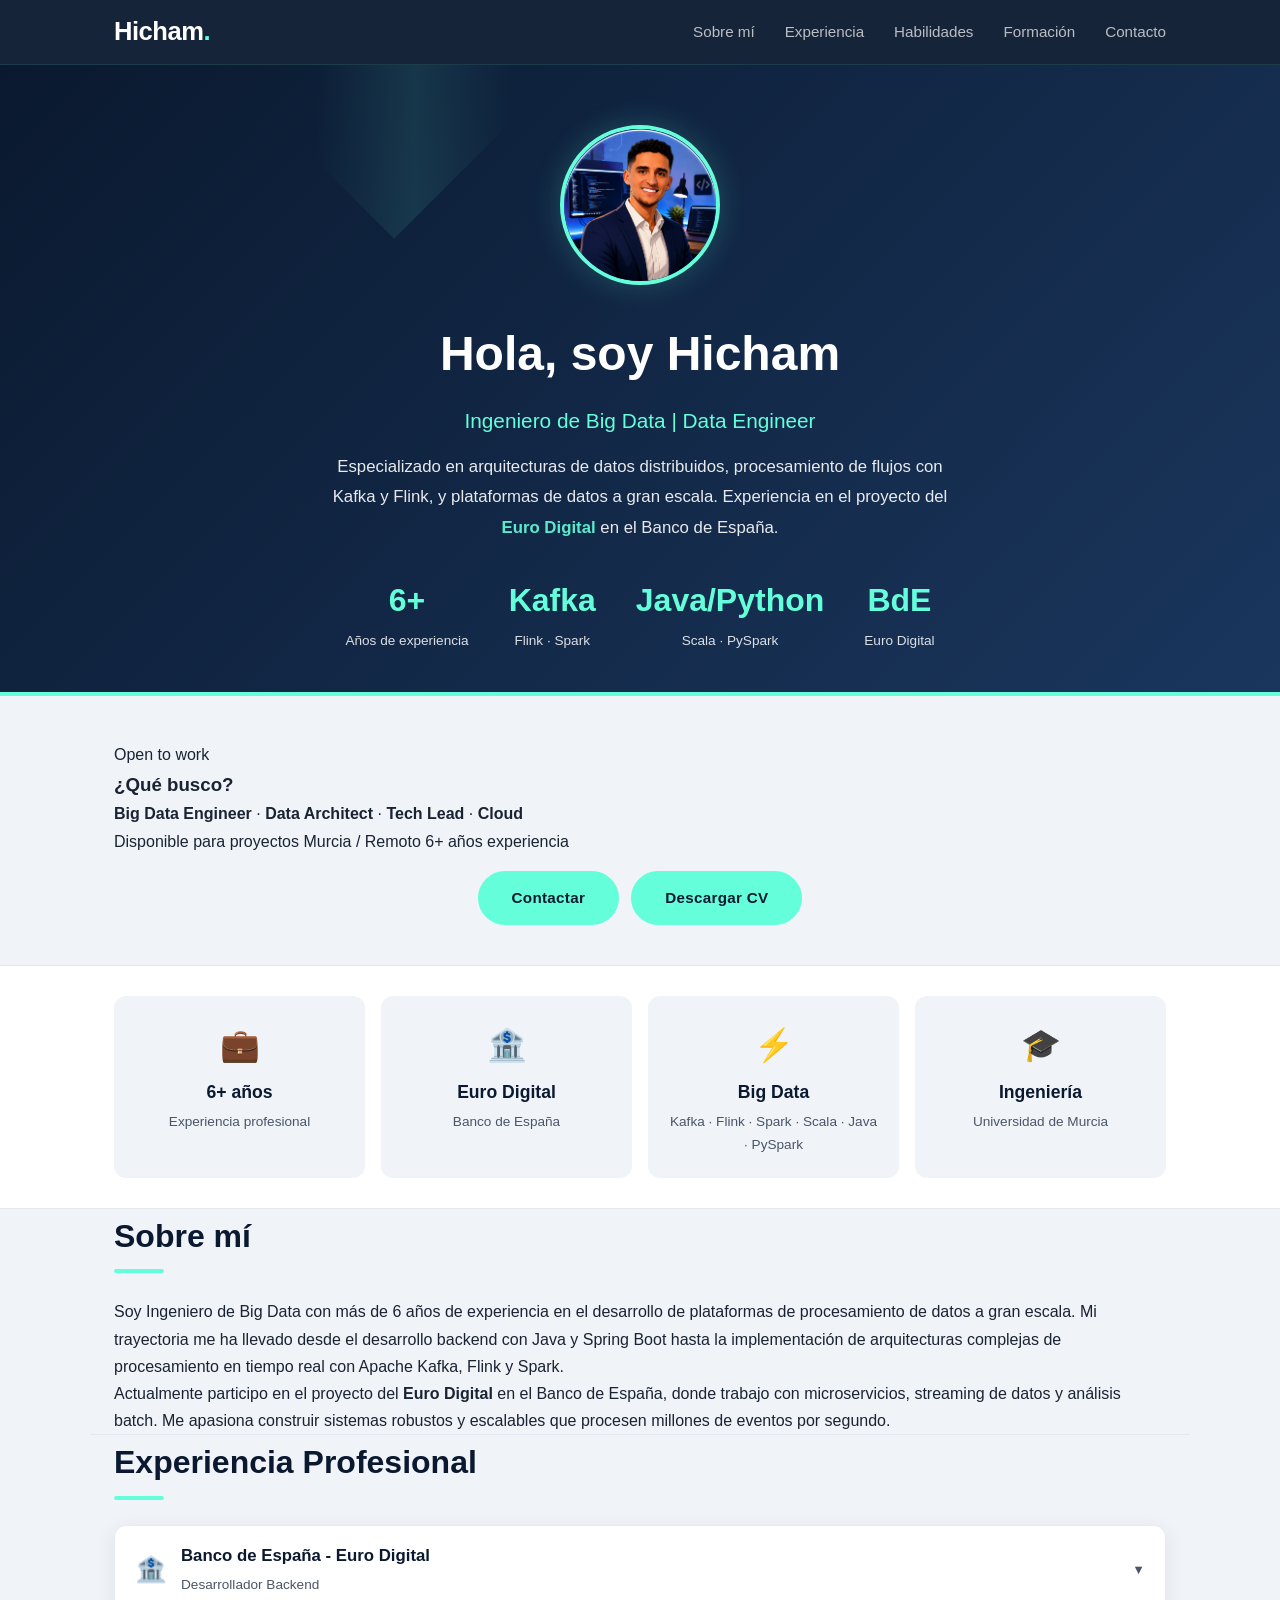
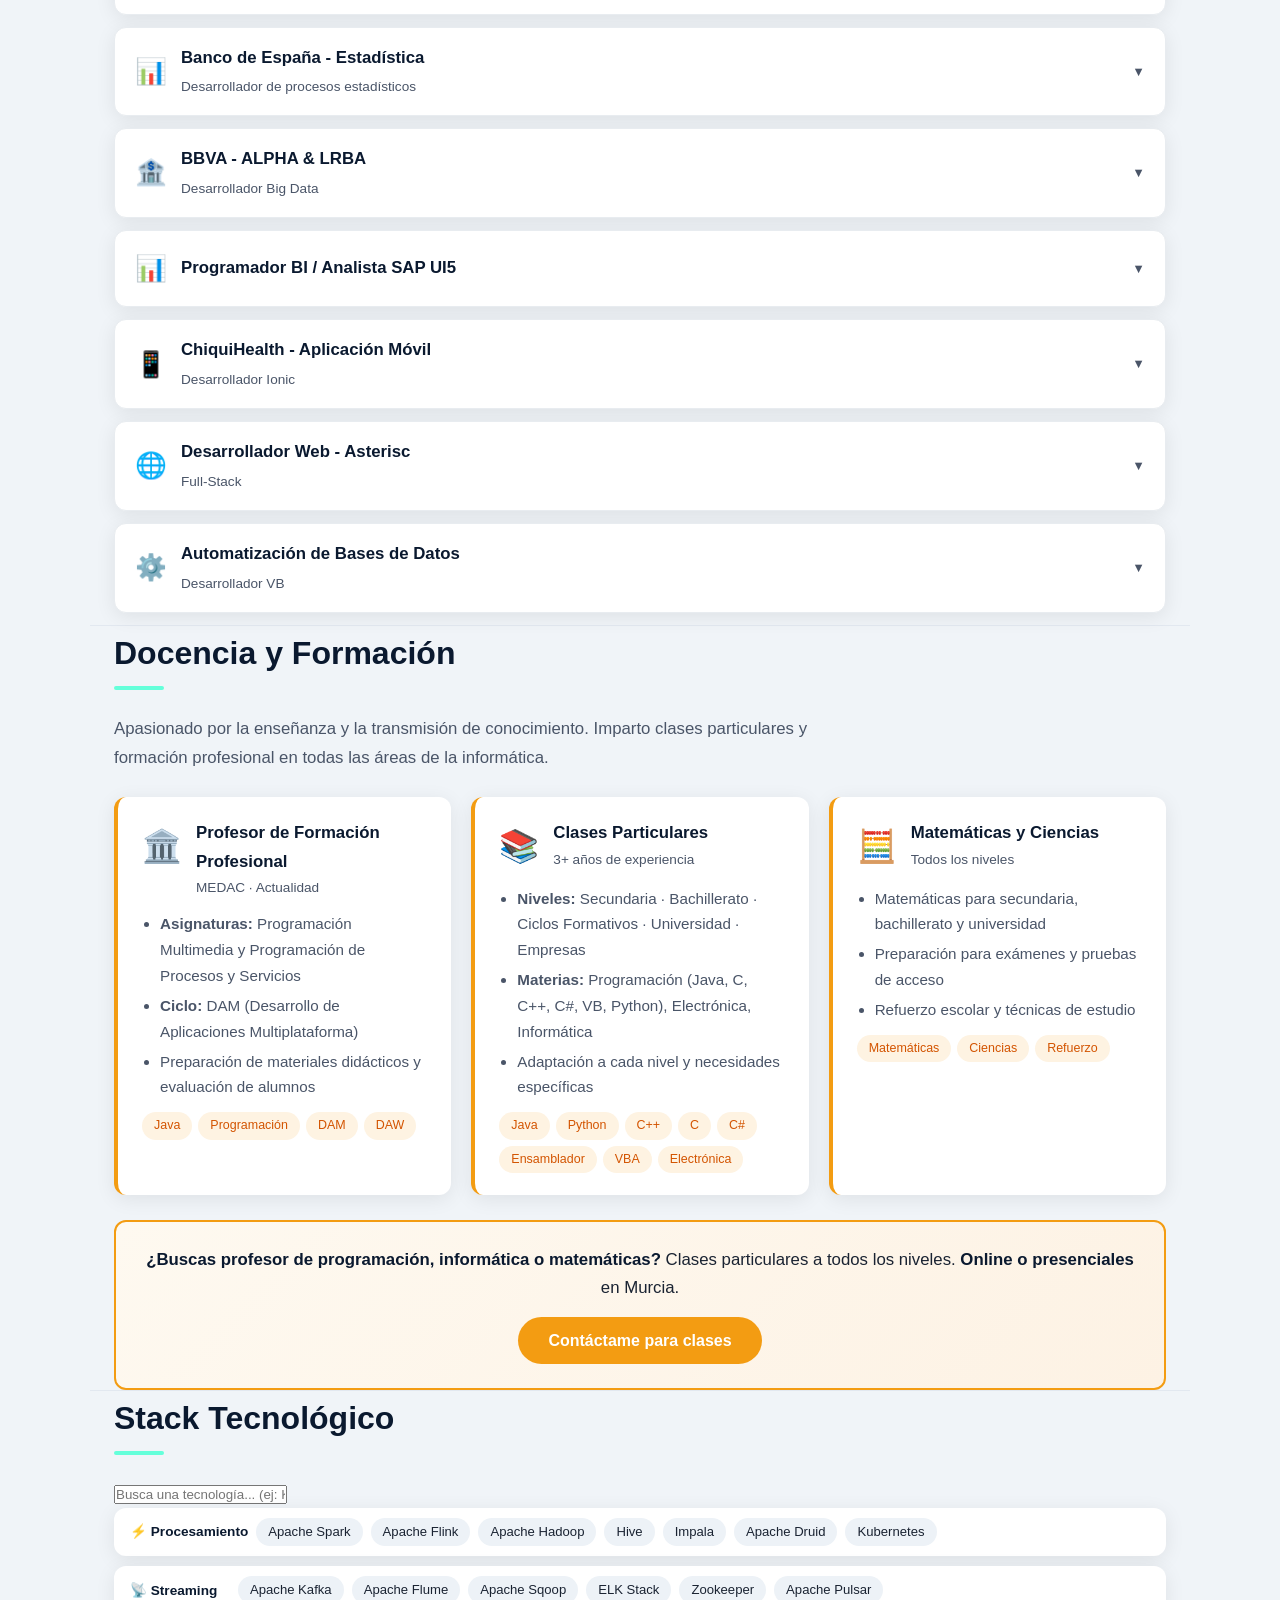
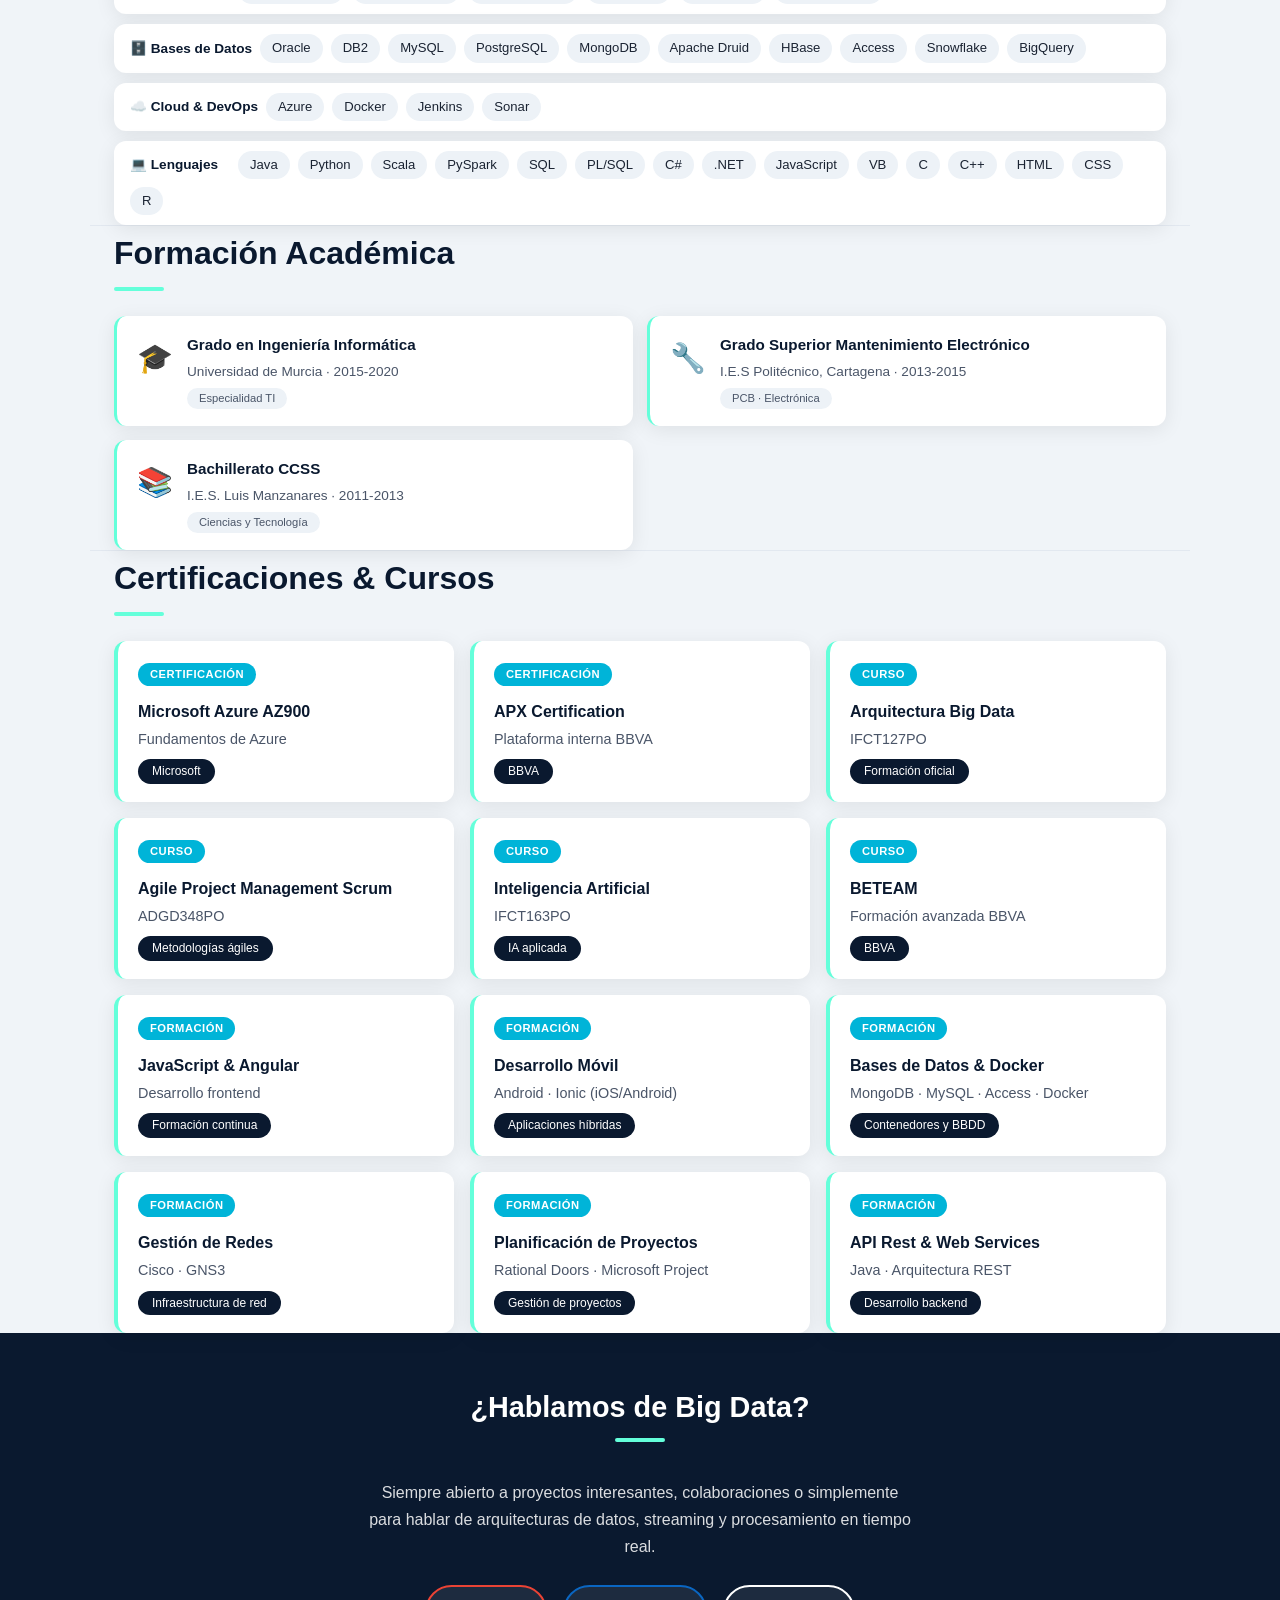
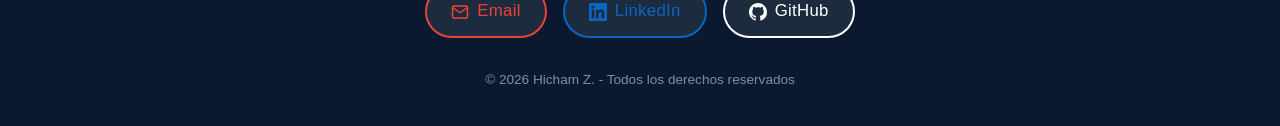
<file: index.html>
<!DOCTYPE html>
<html lang="es">

<head>
    <meta charset="UTF-8">
    <meta name="viewport" content="width=device-width, initial-scale=1.0">
    <title>Hicham Z. - Big Data Engineer | Profesor Programación Java, Python, Spark</title>
    <meta name="description" content="Ingeniero Big Data especializado en Apache Kafka, Flink y Spark. Profesor de programación (Java, Python, C++) y matemáticas. Clases particulares en Murcia y online.">
    <meta name="keywords" content="Big Data Engineer, Kafka, Flink, Spark, Data Engineer, profesor programación, clases java, profesor python, data architect, euro digital, banco de españa, bbva, murcia">
    <meta name="author" content="Hicham Z.">
    <meta name="robots" content="index, follow">
    <meta name="language" content="Spanish">
    <meta property="og:title" content="Hicham Z. - Big Data Engineer y Profesor">
    <meta property="og:description" content="Especialista en Kafka, Flink, Spark. Profesor de programación y matemáticas.">
    <meta property="og:type" content="website">
    <meta property="og:url" content="https://Hichii.github.io">
    <meta name="twitter:card" content="summary_large_image">
    <meta name="twitter:title" content="Hicham Z. - Big Data Engineer">
    <meta name="twitter:description" content="Especialista en procesamiento de datos en tiempo real y docente.">
    <link rel="canonical" href="https://Hichii.github.io/">
    <link rel="stylesheet" href="style.css">

    <script type="application/ld+json">
    {
        "@context": "https://schema.org",
        "@type": "Person",
        "name": "Hicham Z.",
        "jobTitle": "Big Data Engineer",
        "description": "Ingeniero Big Data especializado en Kafka, Flink y Spark. Profesor de programación e informática.",
        "url": "https://Hichii.github.io",
        "address": {
            "@type": "PostalAddress",
            "addressLocality": "Murcia",
            "addressCountry": "ES"
        },
        "knowsAbout": [
            "Big Data",
            "Apache Kafka",
            "Apache Flink",
            "Apache Spark",
            "Java",
            "Python",
            "Scala",
            "Spring Boot",
            "Docker",
            "Azure"
        ],
        "hasOccupation": [
            {
                "@type": "Occupation",
                "name": "Big Data Engineer",
                "description": "Procesamiento de datos en tiempo real con Kafka, Flink y Spark"
            },
            {
                "@type": "Occupation",
                "name": "Profesor de Programación",
                "description": "Clases particulares de Java, Python, C++, C# y matemáticas"
            }
        ],
        "teaches": [
            "Programación",
            "Java",
            "Python",
            "C++",
            "C#",
            "Matemáticas",
            "Electrónica",
            "Informática"
        ],
        "worksFor": {
            "@type": "Organization",
            "name": "Banco de España"
        },
        "alumniOf": {
            "@type": "EducationalOrganization",
            "name": "Universidad de Murcia"
        }
    }
    </script>
    
    <meta name="google-site-verification" content="ZvoysqdOjFSX45-T9k12INkwV9pBB28vfND1-VZQHHI" />
    
    <!-- Google Tag Manager -->
    <script>(function(w,d,s,l,i){w[l]=w[l]||[];w[l].push({'gtm.start':
    new Date().getTime(),event:'gtm.js'});var f=d.getElementsByTagName(s)[0],
    j=d.createElement(s),dl=l!='dataLayer'?'&l='+l:'';j.async=true;j.src=
    'https://www.googletagmanager.com/gtm.js?id='+i+dl;f.parentNode.insertBefore(j,f);
    })(window,document,'script','dataLayer','GTM-PD393QFK');</script>
    <!-- End Google Tag Manager -->

</head>

<body>
    <!-- Google Tag Manager (noscript) -->
    <noscript><iframe src="https://www.googletagmanager.com/ns.html?id=GTM-PD393QFK"
        height="0" width="0" style="display:none;visibility:hidden"></iframe>
    </noscript>
    <!-- End Google Tag Manager (noscript) -->
    <nav class="navbar" id="navbar">
        <div class="container nav-container">
            <a href="#home" class="nav-logo">Hicham<span class="logo-dot">.</span></a>
            <ul class="nav-menu">
                <li><a href="#about">Sobre mí</a></li>
                <li><a href="#experience">Experiencia</a></li>
                <li><a href="#skills">Habilidades</a></li>
                <li><a href="#education">Formación</a></li>
                <li><a href="#contact">Contacto</a></li>
            </ul>
            <div class="nav-toggle" id="navToggle">☰</div>
        </div>
    </nav>

    <div class="progress-bar" id="progressBar"></div>

    <header id="home">
        <div class="container">
            <div class="profile-image-wrapper">
                <img src="./images/perfil.png" alt="Hicham Z." class="profile-image">
            </div>
            <h1>Hola, soy Hicham</h1>
            <p class="subtitle">Ingeniero de Big Data | Data Engineer</p>
            <p class="description">
                Especializado en arquitecturas de datos distribuidos, procesamiento de flujos con Kafka y Flink,
                y plataformas de datos a gran escala. Experiencia en el proyecto del <strong>Euro Digital</strong> 
                en el Banco de España.
            </p>
            <div class="stats">
                <div class="stat-item">
                    <span class="number">6+</span>
                    <span class="label">Años de experiencia</span>
                </div>
                <div class="stat-item">
                    <span class="number">Kafka</span>
                    <span class="label">Flink · Spark</span>
                </div>
                <div class="stat-item">
                    <span class="number">Java/Python</span>
                    <span class="label">Scala · PySpark</span>
                </div>
                <div class="stat-item">
                    <span class="number">BdE</span>
                    <span class="label">Euro Digital</span>
                </div>
            </div>
        </div>
    </header>

    <section id="executive-summary" class="executive-summary">
        <div class="container">
            <div class="executive-box">
                <div class="executive-badge">Open to work</div>
                <h3>¿Qué busco?</h3>
                <p>
                    <strong>Big Data Engineer</strong> · <strong>Data Architect</strong> · <strong>Tech Lead</strong> · <strong>Cloud</strong>
                </p>
                <div class="executive-tags">
                    <span>Disponible para proyectos</span>
                    <span>Murcia / Remoto</span>
                    <span>6+ años experiencia</span>
                </div>
                <div class="executive-actions">
                    <a href="#contact" class="executive-cta primary">Contactar</a>
                    <a href="./cv/Hicham_Z_CV.pdf" download class="executive-cta primary">Descargar CV</a>
                </div>
            </div>
        </div>
    </section>

    <section id="dashboard" class="dashboard-section">
        <div class="container">
            <div class="dashboard-grid">
                <a href="#experience" class="dashboard-card">
                    <span class="dash-icon">💼</span>
                    <h3>6+ años</h3>
                    <p>Experiencia profesional</p>
                    <span class="dash-arrow">→</span>
                </a>
                <a href="#experience" class="dashboard-card">
                    <span class="dash-icon">🏦</span>
                    <h3>Euro Digital</h3>
                    <p>Banco de España</p>
                    <span class="dash-arrow">→</span>
                </a>
                <a href="#skills" class="dashboard-card">
                    <span class="dash-icon">⚡</span>
                    <h3>Big Data</h3>
                    <p>Kafka · Flink · Spark · Scala · Java · PySpark</p>
                    <span class="dash-arrow">→</span>
                </a>
                <a href="#education" class="dashboard-card">
                    <span class="dash-icon">🎓</span>
                    <h3>Ingeniería</h3>
                    <p>Universidad de Murcia</p>
                    <span class="dash-arrow">→</span>
                </a>
            </div>
        </div>
    </section>

    <section id="about" class="container">
        <h2>Sobre mí</h2>
        <p>
            Soy Ingeniero de Big Data con más de 6 años de experiencia en el desarrollo de plataformas 
            de procesamiento de datos a gran escala. Mi trayectoria me ha llevado desde el desarrollo 
            backend con Java y Spring Boot hasta la implementación de arquitecturas complejas de 
            procesamiento en tiempo real con Apache Kafka, Flink y Spark.
        </p>
        <p>
            Actualmente participo en el proyecto del <strong>Euro Digital</strong> en el Banco de España, 
            donde trabajo con microservicios, streaming de datos y análisis batch. Me apasiona construir 
            sistemas robustos y escalables que procesen millones de eventos por segundo.
        </p>
    </section>

    <section id="experience" class="container">
        <h2>Experiencia Profesional</h2>

        <div class="accordion">
            <div class="accordion-header" data-target="acc-bde">
                <div class="accordion-title">
                    <span class="acc-icon">🏦</span>
                    <div>
                        <h3>Banco de España - Euro Digital</h3>
                        <span class="acc-subtitle">Desarrollador Backend</span>
                    </div>
                </div>
                <span class="acc-arrow">▼</span>
            </div>
            <div class="accordion-body" id="acc-bde">
                <p><strong>Desarrollador Backend (Java / Spring / Flink / Kafka / Druid)</strong></p>
                <ul>
                    <li>Desarrollo de plataforma de procesamiento de datos en tiempo real para el Euro Digital</li>
                    <li>Implementación de servicios backend con Java y Spring Boot</li>
                    <li>Integración con Apache Kafka para mensajería distribuida</li>
                    <li>Procesamiento de flujos con Apache Flink y análisis batch con Apache Spark</li>
                </ul>
                <div class="tech-tags">
                    <span>Java</span><span>Spring Boot</span><span>Kafka</span>
                    <span>Flink</span><span>Spark</span><span>Scala</span>
                    <span>Druid</span><span>SQL</span>
                </div>
                <button class="btn-more" data-modal="modal-bde">Ver detalles completos</button>
            </div>
        </div>

        <div class="accordion">
            <div class="accordion-header" data-target="acc-bde-stats">
                <div class="accordion-title">
                    <span class="acc-icon">📊</span>
                    <div>
                        <h3>Banco de España - Estadística</h3>
                        <span class="acc-subtitle">Desarrollador de procesos estadísticos</span>
                    </div>
                </div>
                <span class="acc-arrow">▼</span>
            </div>
            <div class="accordion-body" id="acc-bde-stats">
                <p><strong>Desarrollador de procesos estadísticos</strong></p>
                <ul>
                    <li>Generación y difusión de información estadística</li>
                    <li>Desarrollo con Python, C#, Java, .NET, PL/SQL</li>
                    <li>Automatización de procesos en entornos UNIX (bash, sh)</li>
                    <li>Monitorización y resolución de incidencias</li>
                </ul>
                <div class="tech-tags">
                    <span>Python</span><span>C#</span><span>.NET</span>
                    <span>PL/SQL</span><span>UNIX</span><span>Bash</span>
                </div>
                <button class="btn-more" data-modal="modal-bde-stats">Ver detalles completos</button>
            </div>
        </div>

        <div class="accordion">
            <div class="accordion-header" data-target="acc-bbva">
                <div class="accordion-title">
                    <span class="acc-icon">🏦</span>
                    <div>
                        <h3>BBVA - ALPHA &amp; LRBA</h3>
                        <span class="acc-subtitle">Desarrollador Big Data</span>
                    </div>
                </div>
                <span class="acc-arrow">▼</span>
            </div>
            <div class="accordion-body" id="acc-bbva">
                <p><strong>Desarrollador Big Data / Migración Batch</strong></p>
                <ul>
                    <li>Desarrollo de procesos de corrección de datos con Java y Spark</li>
                    <li>Migración Batch LRBA desde DB2 hacia Oracle</li>
                    <li>Tratamiento y análisis de datos en proyectos de fondos e infraestructura</li>
                    <li>Uso intensivo de PySpark sobre plataforma Datio</li>
                </ul>
                <div class="tech-tags">
                    <span>Java</span><span>Spark</span><span>PySpark</span>
                    <span>Datio</span><span>Jupyter</span><span>Git</span>
                    <span>DB2</span><span>Oracle</span>
                </div>
                <button class="btn-more" data-modal="modal-bbva">Ver detalles completos</button>
            </div>
        </div>

        <div class="accordion">
            <div class="accordion-header" data-target="acc-bi">
                <div class="accordion-title">
                    <span class="acc-icon">📊</span>
                    <div>
                        <h3>Programador BI / Analista SAP UI5</h3>
                        <span class="acc-subtitle"></span>
                    </div>
                </div>
                <span class="acc-arrow">▼</span>
            </div>
            <div class="accordion-body" id="acc-bi">
                <p><strong>Programador en Business Intelligence</strong></p>
                <ul>
                    <li>Análisis y programación en SAP UI5</li>
                    <li>Desarrollo de soluciones de inteligencia de negocio</li>
                </ul>
                <div class="tech-tags">
                    <span>SAP UI5</span><span>BI</span><span>JavaScript</span>
                </div>
                <button class="btn-more" data-modal="modal-bi">Ver detalles completos</button>
            </div>
        </div>

        <div class="accordion">
            <div class="accordion-header" data-target="acc-chiqui">
                <div class="accordion-title">
                    <span class="acc-icon">📱</span>
                    <div>
                        <h3>ChiquiHealth - Aplicación Móvil</h3>
                        <span class="acc-subtitle">Desarrollador Ionic</span>
                    </div>
                </div>
                <span class="acc-arrow">▼</span>
            </div>
            <div class="accordion-body" id="acc-chiqui">
                <p><strong>Desarrollador Ionic - Facultad de Informática</strong></p>
                <ul>
                    <li>Desarrollo de aplicación móvil para consejos sobre cuidados infantiles</li>
                    <li>Colaboración con el departamento de Información y Sistemas</li>
                </ul>
                <div class="tech-tags">
                    <span>Ionic</span><span>JavaScript</span><span>HTML</span><span>CSS</span>
                </div>
                <button class="btn-more" data-modal="modal-chiqui">Ver detalles completos</button>
            </div>
        </div>

        <div class="accordion">
            <div class="accordion-header" data-target="acc-asterisc">
                <div class="accordion-title">
                    <span class="acc-icon">🌐</span>
                    <div>
                        <h3>Desarrollador Web - Asterisc</h3>
                        <span class="acc-subtitle">Full-Stack</span>
                    </div>
                </div>
                <span class="acc-arrow">▼</span>
            </div>
            <div class="accordion-body" id="acc-asterisc">
                <p><strong>Desarrollador Full-Stack</strong></p>
                <ul>
                    <li>Desarrollo de páginas web y aplicaciones web</li>
                    <li>Frontend y Backend con JS, C# y HTML</li>
                </ul>
                <div class="tech-tags">
                    <span>JavaScript</span><span>C#</span><span>HTML</span><span>CSS</span>
                </div>
                <button class="btn-more" data-modal="modal-asterisc">Ver detalles completos</button>
            </div>
        </div>

        <div class="accordion">
            <div class="accordion-header" data-target="acc-vb">
                <div class="accordion-title">
                    <span class="acc-icon">⚙️</span>
                    <div>
                        <h3>Automatización de Bases de Datos</h3>
                        <span class="acc-subtitle">Desarrollador VB</span>
                    </div>
                </div>
                <span class="acc-arrow">▼</span>
            </div>
            <div class="accordion-body" id="acc-vb">
                <p><strong>Desarrollador VB</strong></p>
                <ul>
                    <li>Automatización de actualización de bases de datos Access y MySQL</li>
                    <li>Desarrollo con Visual Basic</li>
                </ul>
                <div class="tech-tags">
                    <span>VB</span><span>Access</span><span>MySQL</span>
                </div>
                <button class="btn-more" data-modal="modal-vb">Ver detalles completos</button>
            </div>
        </div>
    </section>

    <section id="teaching" class="container">
        <h2>Docencia y Formación</h2>
        <p class="teaching-intro">
            Apasionado por la enseñanza y la transmisión de conocimiento. 
            Imparto clases particulares y formación profesional en todas las áreas de la informática.
        </p>
        <div class="teaching-grid">
            <div class="teaching-card">
                <div class="teaching-header">
                    <span class="teaching-icon">🏛️</span>
                    <div>
                        <h3>Profesor de Formación Profesional</h3>
                        <span class="teaching-org">MEDAC · Actualidad</span>
                    </div>
                </div>
                <ul>
                    <li><strong>Asignaturas:</strong> Programación Multimedia y Programación de Procesos y Servicios</li>
                    <li><strong>Ciclo:</strong> DAM (Desarrollo de Aplicaciones Multiplataforma)</li>
                    <li>Preparación de materiales didácticos y evaluación de alumnos</li>
                </ul>
                <div class="teaching-tags">
                    <span>Java</span><span>Programación</span><span>DAM</span><span>DAW</span>
                </div>
            </div>

            <div class="teaching-card">
                <div class="teaching-header">
                    <span class="teaching-icon">📚</span>
                    <div>
                        <h3>Clases Particulares</h3>
                        <span class="teaching-org">3+ años de experiencia</span>
                    </div>
                </div>
                <ul>
                    <li><strong>Niveles:</strong> Secundaria · Bachillerato · Ciclos Formativos · Universidad · Empresas</li>
                    <li><strong>Materias:</strong> Programación (Java, C, C++, C#, VB, Python), Electrónica, Informática</li>
                    <li>Adaptación a cada nivel y necesidades específicas</li>
                </ul>
                <div class="teaching-tags">
                    <span>Java</span><span>Python</span><span>C++</span><span>C</span><span>C#</span>
                    <span>Ensamblador</span><span>VBA</span><span>Electrónica</span>
                </div>
            </div>

            <div class="teaching-card">
                <div class="teaching-header">
                    <span class="teaching-icon">🧮</span>
                    <div>
                        <h3>Matemáticas y Ciencias</h3>
                        <span class="teaching-org">Todos los niveles</span>
                    </div>
                </div>
                <ul>
                    <li>Matemáticas para secundaria, bachillerato y universidad</li>
                    <li>Preparación para exámenes y pruebas de acceso</li>
                    <li>Refuerzo escolar y técnicas de estudio</li>
                </ul>
                <div class="teaching-tags">
                    <span>Matemáticas</span><span>Ciencias</span><span>Refuerzo</span>
                </div>
            </div>
        </div>

        <div class="teaching-cta">
            <p>
                <strong>¿Buscas profesor de programación, informática o matemáticas?</strong>
                Clases particulares a todos los niveles. <strong>Online o presenciales</strong> en Murcia.
            </p>
            <a href="#contact" class="cta-button">Contáctame para clases</a>
        </div>
    </section>

    <section id="skills" class="container">
        <h2>Stack Tecnológico</h2>

        <div class="skill-search">
            <input type="text" id="skillSearch" placeholder="Busca una tecnología... (ej: Kafka, Spark, Java)">
            <div id="skillResults" class="skill-results"></div>
        </div>

        <div class="skills-compact">
            <div class="skill-group">
                <span class="skill-group-label">⚡ Procesamiento</span>
                <span class="skill-item">Apache Spark</span>
                <span class="skill-item">Apache Flink</span>
                <span class="skill-item">Apache Hadoop</span>
                <span class="skill-item">Hive</span>
                <span class="skill-item">Impala</span>
                <span class="skill-item">Apache Druid</span>
                <span class="skill-item">Kubernetes</span>
            </div>
            <div class="skill-group">
                <span class="skill-group-label">📡 Streaming</span>
                <span class="skill-item">Apache Kafka</span>
                <span class="skill-item">Apache Flume</span>
                <span class="skill-item">Apache Sqoop</span>
                <span class="skill-item">ELK Stack</span>
                <span class="skill-item">Zookeeper</span>
                <span class="skill-item">Apache Pulsar</span>
            </div>
            <div class="skill-group">
                <span class="skill-group-label">🗄️ Bases de Datos</span>
                <span class="skill-item">Oracle</span>
                <span class="skill-item">DB2</span>
                <span class="skill-item">MySQL</span>
                <span class="skill-item">PostgreSQL</span>
                <span class="skill-item">MongoDB</span>
                <span class="skill-item">Apache Druid</span>
                <span class="skill-item">HBase</span>
                <span class="skill-item">Access</span>
                <span class="skill-item">Snowflake</span>
                <span class="skill-item">BigQuery</span>
            </div>
            <div class="skill-group">
                <span class="skill-group-label">☁️ Cloud & DevOps</span>
                <span class="skill-item">Azure</span>
                <span class="skill-item">Docker</span>
                <span class="skill-item">Jenkins</span>
                <span class="skill-item">Sonar</span>
            </div>
            <div class="skill-group">
                <span class="skill-group-label">💻 Lenguajes</span>
                <span class="skill-item">Java</span>
                <span class="skill-item">Python</span>
                <span class="skill-item">Scala</span>
                <span class="skill-item">PySpark</span>
                <span class="skill-item">SQL</span>
                <span class="skill-item">PL/SQL</span>
                <span class="skill-item">C#</span>
                <span class="skill-item">.NET</span>
                <span class="skill-item">JavaScript</span>
                <span class="skill-item">VB</span>
                <span class="skill-item">C</span>
                <span class="skill-item">C++</span>
                <span class="skill-item">HTML</span>
                <span class="skill-item">CSS</span>
                <span class="skill-item">R</span>
            </div>
        </div>
    </section>

    <section id="education" class="container">
        <h2>Formación Académica</h2>
        <div class="edu-compact">
            <div class="edu-compact-item">
                <span class="edu-compact-icon">🎓</span>
                <div>
                    <h4>Grado en Ingeniería Informática</h4>
                    <p>Universidad de Murcia · 2015-2020</p>
                    <span class="edu-tag">Especialidad TI</span>
                </div>
            </div>
            <div class="edu-compact-item">
                <span class="edu-compact-icon">🔧</span>
                <div>
                    <h4>Grado Superior Mantenimiento Electrónico</h4>
                    <p>I.E.S Politécnico, Cartagena · 2013-2015</p>
                    <span class="edu-tag">PCB · Electrónica</span>
                </div>
            </div>
            <div class="edu-compact-item">
                <span class="edu-compact-icon">📚</span>
                <div>
                    <h4>Bachillerato CCSS</h4>
                    <p>I.E.S. Luis Manzanares · 2011-2013</p>
                    <span class="edu-tag">Ciencias y Tecnología</span>
                </div>
            </div>
        </div>
    </section>

    <section id="certifications" class="container">
        <h2>Certificaciones &amp; Cursos</h2>
        <div class="cert-grid-full">
            <div class="cert-card">
                <span class="cert-badge">Certificación</span>
                <h4>Microsoft Azure AZ900</h4>
                <p>Fundamentos de Azure</p>
                <span class="cert-org">Microsoft</span>
            </div>
            <div class="cert-card">
                <span class="cert-badge">Certificación</span>
                <h4>APX Certification</h4>
                <p>Plataforma interna BBVA</p>
                <span class="cert-org">BBVA</span>
            </div>
            <div class="cert-card">
                <span class="cert-badge">Curso</span>
                <h4>Arquitectura Big Data</h4>
                <p>IFCT127PO</p>
                <span class="cert-org">Formación oficial</span>
            </div>
            <div class="cert-card">
                <span class="cert-badge">Curso</span>
                <h4>Agile Project Management Scrum</h4>
                <p>ADGD348PO</p>
                <span class="cert-org">Metodologías ágiles</span>
            </div>
            <div class="cert-card">
                <span class="cert-badge">Curso</span>
                <h4>Inteligencia Artificial</h4>
                <p>IFCT163PO</p>
                <span class="cert-org">IA aplicada</span>
            </div>
            <div class="cert-card">
                <span class="cert-badge">Curso</span>
                <h4>BETEAM</h4>
                <p>Formación avanzada BBVA</p>
                <span class="cert-org">BBVA</span>
            </div>
            <div class="cert-card">
                <span class="cert-badge">Formación</span>
                <h4>JavaScript &amp; Angular</h4>
                <p>Desarrollo frontend</p>
                <span class="cert-org">Formación continua</span>
            </div>
            <div class="cert-card">
                <span class="cert-badge">Formación</span>
                <h4>Desarrollo Móvil</h4>
                <p>Android · Ionic (iOS/Android)</p>
                <span class="cert-org">Aplicaciones híbridas</span>
            </div>
            <div class="cert-card">
                <span class="cert-badge">Formación</span>
                <h4>Bases de Datos &amp; Docker</h4>
                <p>MongoDB · MySQL · Access · Docker</p>
                <span class="cert-org">Contenedores y BBDD</span>
            </div>
            <div class="cert-card">
                <span class="cert-badge">Formación</span>
                <h4>Gestión de Redes</h4>
                <p>Cisco · GNS3</p>
                <span class="cert-org">Infraestructura de red</span>
            </div>
            <div class="cert-card">
                <span class="cert-badge">Formación</span>
                <h4>Planificación de Proyectos</h4>
                <p>Rational Doors · Microsoft Project</p>
                <span class="cert-org">Gestión de proyectos</span>
            </div>
            <div class="cert-card">
                <span class="cert-badge">Formación</span>
                <h4>API Rest &amp; Web Services</h4>
                <p>Java · Arquitectura REST</p>
                <span class="cert-org">Desarrollo backend</span>
            </div>
        </div>
    </section>

    <!-- Modales -->
    <div id="modal-bde" class="modal">
        <div class="modal-content">
            <span class="modal-close">&times;</span>
            <h2>Banco de España - Proyecto Euro Digital</h2>
            <p class="modal-subtitle">Desarrollador Backend</p>
            <h3>Descripción del proyecto</h3>
            <p>Participación activa en el desarrollo de una plataforma de procesamiento de datos en tiempo real para el proyecto del Euro Digital.</p>
            <h3>Responsabilidades y logros</h3>
            <ul>
                <li><strong>Arquitectura de microservicios:</strong> Implementación de servicios backend con Java y Spring Boot</li>
                <li><strong>Mensajería distribuida:</strong> Integración con Apache Kafka</li>
                <li><strong>Procesamiento de flujos:</strong> Apache Flink para análisis en ventanas temporales</li>
                <li><strong>Procesamiento batch:</strong> Apache Spark (Scala) para análisis masivos</li>
                <li><strong>Almacenamiento:</strong> Optimización de Druid para consultas rápidas</li>
            </ul>
            <h3>Stack tecnológico</h3>
            <div class="modal-tags">
                <span>Java</span><span>Spring Boot</span><span>Kafka</span>
                <span>Flink</span><span>Spark</span><span>Scala</span>
                <span>Druid</span><span>SQL</span>
            </div>
        </div>
    </div>

    <div id="modal-bde-stats" class="modal">
        <div class="modal-content">
            <span class="modal-close">&times;</span>
            <h2>Banco de España - Departamento de Estadística</h2>
            <p class="modal-subtitle">Desarrollador de procesos estadísticos</p>
            <h3>Descripción</h3>
            <p>Desarrollo y mantenimiento de procesos para la generación y difusión de información estadística del Banco de España.</p>
            <h3>Responsabilidades</h3>
            <ul>
                <li><strong>Generación de informes:</strong> Desarrollo con Python, C# y Java</li>
                <li><strong>Bases de datos:</strong> PL/SQL para consultas complejas</li>
                <li><strong>Automatización UNIX:</strong> Scripting en bash y sh</li>
                <li><strong>Monitorización:</strong> Supervisión y resolución de incidencias</li>
            </ul>
            <h3>Stack tecnológico</h3>
            <div class="modal-tags">
                <span>Python</span><span>C#</span><span>.NET</span>
                <span>PL/SQL</span><span>UNIX</span><span>Bash</span>
            </div>
        </div>
    </div>

    <div id="modal-bbva" class="modal">
        <div class="modal-content">
            <span class="modal-close">&times;</span>
            <h2>BBVA - ALPHA &amp; LRBA</h2>
            <p class="modal-subtitle">Desarrollador Big Data</p>
            <h3>Proyecto ALPHA</h3>
            <p>Desarrollo de procesos para la corrección de datos con Java y Spark.</p>
            <h3>Proyecto LRBA</h3>
            <p>Migración Batch LRBA desde DB2 hacia Oracle con Java y Spark.</p>
            <h3>Stack tecnológico</h3>
            <div class="modal-tags">
                <span>Java</span><span>Spark</span><span>PySpark</span>
                <span>Datio</span><span>Git</span><span>DB2</span>
                <span>Oracle</span><span>Jenkins</span>
            </div>
        </div>
    </div>

    <div id="modal-bi" class="modal">
        <div class="modal-content">
            <span class="modal-close">&times;</span>
            <h2>Programador BI / Analista SAP UI5</h2>
            <p class="modal-subtitle"></p>
            <h3>Descripción</h3>
            <p>Programador en Business Intelligence, desarrollando soluciones de análisis y visualización de datos.</p>
            <h3>Stack tecnológico</h3>
            <div class="modal-tags">
                <span>SAP UI5</span><span>JavaScript</span><span>BI</span>
                <span>HTML</span><span>CSS</span>
            </div>
        </div>
    </div>

    <div id="modal-chiqui" class="modal">
        <div class="modal-content">
            <span class="modal-close">&times;</span>
            <h2>ChiquiHealth - Aplicación Móvil</h2>
            <p class="modal-subtitle">Desarrollador Ionic</p>
            <h3>Descripción</h3>
            <p>Desarrollo de aplicación móvil <strong>ChiquiHealth</strong> para consejos sobre cuidados infantiles.</p>
            <h3>Stack tecnológico</h3>
            <div class="modal-tags">
                <span>Ionic</span><span>JavaScript</span><span>HTML</span>
                <span>CSS</span><span>Android</span><span>iOS</span>
            </div>
        </div>
    </div>

    <div id="modal-asterisc" class="modal">
        <div class="modal-content">
            <span class="modal-close">&times;</span>
            <h2>Desarrollador Web - Asterisc</h2>
            <p class="modal-subtitle">Full-Stack</p>
            <h3>Descripción</h3>
            <p>Desarrollo de páginas web y aplicaciones web para clientes de Asterisc.</p>
            <h3>Stack tecnológico</h3>
            <div class="modal-tags">
                <span>JavaScript</span><span>C#</span><span>HTML</span>
                <span>CSS</span><span>ASP.NET</span>
            </div>
        </div>
    </div>

    <div id="modal-vb" class="modal">
        <div class="modal-content">
            <span class="modal-close">&times;</span>
            <h2>Automatización de Bases de Datos</h2>
            <p class="modal-subtitle">Desarrollador VB</p>
            <h3>Descripción</h3>
            <p>Desarrollo de aplicaciones para automatizar la actualización de bases de datos Access y MySQL.</p>
            <h3>Stack tecnológico</h3>
            <div class="modal-tags">
                <span>VB</span><span>Access</span><span>MySQL</span>
                <span>VBA</span>
            </div>
        </div>
    </div>

    <footer id="contact">
        <div class="container">
            <h2>¿Hablamos de Big Data?</h2>
            <p>
                Siempre abierto a proyectos interesantes, colaboraciones o simplemente 
                para hablar de arquitecturas de datos, streaming y procesamiento en tiempo real.
            </p>
            <div class="contact-links">
                <a href="#" class="contact-btn email-btn" id="copyEmail" title="Copiar email">
                    <svg width="18" height="18" viewBox="0 0 24 24" fill="none" stroke="currentColor" stroke-width="2" stroke-linecap="round" stroke-linejoin="round" style="margin-right: 8px; vertical-align: middle;">
                        <path d="M4 4h16c1.1 0 2 .9 2 2v12c0 1.1-.9 2-2 2H4c-1.1 0-2-.9-2-2V6c0-1.1.9-2 2-2z"/>
                        <polyline points="22,6 12,13 2,6"/>
                    </svg>
                    <span class="btn-text">Email</span>
                </a>
                <a href="https://linkedin.com/in/hichamzs" target="_blank" class="contact-btn linkedin-btn">
                    <svg width="18" height="18" viewBox="0 0 24 24" fill="currentColor" style="margin-right: 8px; vertical-align: middle;">
                        <path d="M20.447 20.452h-3.554v-5.569c0-1.328-.027-3.037-1.852-3.037-1.853 0-2.136 1.445-2.136 2.939v5.667H9.351V9h3.414v1.561h.046c.477-.9 1.637-1.85 3.37-1.85 3.601 0 4.267 2.37 4.267 5.455v6.286zM5.337 7.433c-1.144 0-2.063-.926-2.063-2.065 0-1.138.92-2.063 2.063-2.063 1.14 0 2.064.925 2.064 2.063 0 1.139-.925 2.065-2.064 2.065zm1.782 13.019H3.555V9h3.564v11.452zM22.225 0H1.771C.792 0 0 .774 0 1.729v20.542C0 23.227.792 24 1.771 24h20.451C23.2 24 24 23.227 24 22.271V1.729C24 .774 23.2 0 22.222 0h.003z"/>
                    </svg>
                    LinkedIn
                </a>
                <a href="https://github.com/Hichii" target="_blank" class="contact-btn github-btn">
                    <svg width="18" height="18" viewBox="0 0 24 24" fill="currentColor" style="margin-right: 8px; vertical-align: middle;">
                        <path d="M12 0C5.37 0 0 5.37 0 12c0 5.31 3.435 9.795 8.205 11.385.6.105.825-.255.825-.57 0-.285-.015-1.23-.015-2.235-3.015.555-3.795-.735-4.035-1.41-.135-.345-.72-1.41-1.23-1.695-.42-.225-1.02-.78-.015-.795.945-.015 1.62.87 1.845 1.23 1.08 1.815 2.805 1.305 3.495.99.105-.78.42-1.305.765-1.605-2.67-.3-5.46-1.335-5.46-5.925 0-1.305.465-2.385 1.23-3.225-.12-.3-.54-1.53.12-3.15 0 0 1.005-.315 3.3 1.23.96-.27 1.98-.405 3-.405s2.04.135 3 .405c2.295-1.56 3.3-1.23 3.3-1.23.66 1.62.24 2.85.12 3.15.765.84 1.23 1.905 1.23 3.225 0 4.605-2.805 5.625-5.475 5.925.435.375.81 1.095.81 2.22 0 1.605-.015 2.895-.015 3.3 0 .315.225.69.825.57A12.02 12.02 0 0024 12c0-6.63-5.37-12-12-12z"/>
                    </svg>
                    GitHub
                </a>
            </div>
            <p class="footer-copy">© 2026 Hicham Z. - Todos los derechos reservados</p>
        </div>
    </footer>

    <button id="backToTop" class="back-to-top" title="Volver arriba">↑</button>

    <script src="script.js"></script>
</body>
</html>
</file>
<file: style.css>
/* ========================================
   VARIABLES
   ======================================== */
:root {
    --primary-color: #0a192f;
    --secondary-color: #64ffda;
    --accent-color: #00b4d8;
    --background: #f0f4f8;
    --text-color: #1a2332;
    --light-text: #4a5568;
    --white: #ffffff;
    --card-shadow: 0 4px 20px rgba(0,0,0,0.08);
    --border-radius: 12px;
    --navbar-height: 65px;
}

/* ========================================
   RESET
   ======================================== */
* {
    margin: 0;
    padding: 0;
    box-sizing: border-box;
}

html {
    scroll-behavior: smooth;
}

body {
    font-family: -apple-system, BlinkMacSystemFont, 'Segoe UI', Roboto, sans-serif;
    line-height: 1.7;
    color: var(--text-color);
    background: var(--background);
    padding-top: var(--navbar-height);
}

.container {
    max-width: 1100px;
    margin: 0 auto;
    padding: 0 24px;
}

/* ========================================
   BARRA DE PROGRESO
   ======================================== */
.progress-bar {
    position: fixed;
    top: var(--navbar-height);
    left: 0;
    width: 0%;
    height: 4px;
    background: linear-gradient(90deg, var(--secondary-color), var(--accent-color));
    z-index: 9998;
    transition: width 0.1s ease;
}

/* ========================================
   MENÚ DE NAVEGACIÓN FIJO
   ======================================== */
.navbar {
    position: fixed;
    top: 0;
    left: 0;
    width: 100%;
    background: rgba(10, 25, 47, 0.95);
    backdrop-filter: blur(12px);
    z-index: 1000;
    border-bottom: 1px solid rgba(100, 255, 218, 0.1);
    transition: all 0.3s ease;
    height: var(--navbar-height);
    display: flex;
    align-items: center;
}

.navbar .container {
    display: flex;
    justify-content: space-between;
    align-items: center;
    width: 100%;
}

.nav-logo {
    font-size: 1.6rem;
    font-weight: 700;
    color: var(--white);
    text-decoration: none;
    letter-spacing: -0.5px;
}

.logo-dot {
    color: var(--secondary-color);
}

.nav-menu {
    display: flex;
    gap: 30px;
    list-style: none;
    margin: 0;
    padding: 0;
}

.nav-menu a {
    color: rgba(255,255,255,0.7);
    text-decoration: none;
    font-size: 0.95rem;
    font-weight: 500;
    transition: all 0.3s ease;
    padding: 4px 0;
    border-bottom: 2px solid transparent;
}

.nav-menu a:hover {
    color: var(--white);
    border-bottom-color: var(--secondary-color);
}

.nav-toggle {
    display: none;
    font-size: 1.8rem;
    color: var(--white);
    cursor: pointer;
}

/* ========================================
   HEADER
   ======================================== */
header {
    background: linear-gradient(135deg, var(--primary-color) 0%, #1a365d 100%);
    color: var(--white);
    padding: 60px 0 40px;
    text-align: center;
    border-bottom: 4px solid var(--secondary-color);
}

header h1 {
    font-size: 3rem;
    font-weight: 700;
    margin-bottom: 8px;
}

.subtitle {
    font-size: 1.3rem;
    color: var(--secondary-color);
    margin-bottom: 14px;
    font-weight: 500;
}

.description {
    font-size: 1.05rem;
    max-width: 650px;
    margin: 0 auto 30px;
    opacity: 0.9;
    line-height: 1.8;
}

.description strong {
    color: var(--secondary-color);
}

/* ===== IMAGEN DE PERFIL CON ZOOM POTENTE ===== */
.profile-image {
    width: 160px;
    height: 160px;
    border-radius: 50%;
    object-fit: cover;
    border: 4px solid var(--secondary-color);
    margin-bottom: 20px;
    box-shadow: 0 0 30px rgba(100, 255, 218, 0.2);
    transition: all 0.5s cubic-bezier(0.34, 1.56, 0.64, 1); 
    cursor: pointer;
}

.profile-image:hover {
    transform: scale(1.3);
    border-color: #ff6b6b;  /*  borde a rojo */
    box-shadow: 0 0 60px rgba(100, 255, 218, 0.5);
    border-color: var(--white);
    filter: brightness(1.1);
}

/* anillo pulsante al pasar el ratón */
.profile-image-wrapper {
    position: relative;
    display: inline-block;
}
/*INICIO LUZ DESTELLO*/
.profile-image-wrapper::after {
    content: '';
    position: absolute;
    top: -50%;
    left: -50%;
    width: 200%;
    height: 200%;
    background: linear-gradient(
        45deg,
        transparent 30%,
        rgba(100, 255, 218, 0.1) 50%,
        transparent 70%
    );
    transform: rotate(45deg) translateX(-100%);
    transition: transform 0.8s ease;
    pointer-events: none;
}
.profile-image-wrapper:hover::after {
    transform: rotate(45deg) translateX(100%);
}
/*FIN LUZ DESTELLO*/
.profile-image-wrapper::before {
    content: '';
    position: absolute;
    top: -8px;
    left: -8px;
    right: -8px;
    bottom: -8px;
    border-radius: 50%;
    border: 2px solid transparent;
    transition: all 0.5s ease;
    pointer-events: none;
}

.profile-image-wrapper:hover::before {
    border-color: var(--secondary-color);
    animation: pulse-ring 1.5s ease-out infinite;
}
/* ===== FIN IMAGEN DE PERFIL CON ZOOM POTENTE ===== */


/* ========================================
   ESTADÍSTICAS
   ======================================== */
.stats {
    display: flex;
    justify-content: center;
    gap: 40px;
    flex-wrap: wrap;
}

.stat-item {
    display: flex;
    flex-direction: column;
    align-items: center;
}

.number {
    font-size: 2rem;
    font-weight: bold;
    color: var(--secondary-color);
}

.label {
    font-size: 0.85rem;
    opacity: 0.85;
    margin-top: 2px;
}

/* ========================================
   DASHBOARD
   ======================================== */
.dashboard-section {
    padding: 30px 0;
    background: var(--white);
    border-bottom: 1px solid #e2e8f0;
}

.dashboard-grid {
    display: grid;
    grid-template-columns: repeat(4, 1fr);
    gap: 16px;
}

.dashboard-card {
    background: var(--background);
    padding: 20px 18px;
    border-radius: var(--border-radius);
    text-decoration: none;
    color: var(--text-color);
    transition: all 0.3s ease;
    border: 2px solid transparent;
    display: flex;
    flex-direction: column;
    align-items: center;
    text-align: center;
    position: relative;
}

.dashboard-card:hover {
    transform: translateY(-4px);
    border-color: var(--secondary-color);
    box-shadow: 0 8px 25px rgba(0,0,0,0.1);
}

.dash-icon {
    font-size: 2rem;
    margin-bottom: 6px;
}

.dashboard-card h3 {
    font-size: 1.1rem;
    margin-bottom: 2px;
    color: var(--primary-color);
}

.dashboard-card p {
    font-size: 0.85rem;
    color: var(--light-text);
    margin: 0;
}

.dash-arrow {
    position: absolute;
    right: 12px;
    top: 50%;
    transform: translateY(-50%);
    font-size: 1.2rem;
    color: var(--accent-color);
    opacity: 0;
    transition: opacity 0.3s ease;
}

.dashboard-card:hover .dash-arrow {
    opacity: 1;
}

/* ========================================
   SECCIONES
   ======================================== */
section {
    padding: 45px 0 40px;
    border-bottom: 1px solid #e2e8f0;
}

section:last-of-type {
    border-bottom: none;
}

h2 {
    font-size: 2rem;
    font-weight: 700;
    color: var(--primary-color);
    margin-bottom: 25px;
    position: relative;
    display: inline-block;
}

h2::after {
    content: '';
    display: block;
    width: 50px;
    height: 4px;
    background: var(--secondary-color);
    margin-top: 6px;
    border-radius: 2px;
}

/* ========================================
   ACORDEONES
   ======================================== */
.accordion {
    background: var(--white);
    border-radius: var(--border-radius);
    margin-bottom: 12px;
    box-shadow: var(--card-shadow);
    overflow: hidden;
    border: 1px solid #e8ecf0;
    transition: all 0.3s ease;
}

.accordion:hover {
    box-shadow: 0 6px 25px rgba(0,0,0,0.1);
}

.accordion-header {
    padding: 16px 20px;
    cursor: pointer;
    display: flex;
    justify-content: space-between;
    align-items: center;
    transition: background 0.2s ease;
    user-select: none;
}

.accordion-header:hover {
    background: #f8fafc;
}

.accordion-title {
    display: flex;
    align-items: center;
    gap: 14px;
    flex: 1;
}

.acc-icon {
    font-size: 1.6rem;
    flex-shrink: 0;
}

.accordion-title h3 {
    font-size: 1.05rem;
    color: var(--primary-color);
    margin: 0;
}

.acc-subtitle {
    font-size: 0.85rem;
    color: var(--light-text);
    font-weight: 400;
}

.acc-arrow {
    font-size: 0.8rem;
    color: var(--light-text);
    transition: transform 0.3s ease;
    flex-shrink: 0;
    margin-left: 12px;
}

.accordion.active .acc-arrow {
    transform: rotate(180deg);
}

.accordion-body {
    max-height: 0;
    overflow: hidden;
    transition: max-height 0.4s cubic-bezier(0.34, 1.56, 0.64, 1);
    padding: 0 20px;
}

.accordion.active .accordion-body {
    max-height: 600px;
    padding: 0 20px 24px;
}

.accordion-body p {
    margin-bottom: 10px;
    color: var(--light-text);
}

.accordion-body ul {
    margin: 8px 0 14px 18px;
}

.accordion-body li {
    color: var(--light-text);
    margin-bottom: 4px;
}

.tech-tags {
    display: flex;
    flex-wrap: wrap;
    gap: 6px;
    margin: 10px 0 12px;
}

.tech-tags span {
    background: #edf2f7;
    padding: 3px 12px;
    border-radius: 20px;
    font-size: 0.78rem;
    font-weight: 500;
    color: var(--primary-color);
}

.btn-more {
    background: transparent;
    color: var(--accent-color);
    border: 2px solid var(--accent-color);
    padding: 6px 18px;
    border-radius: 25px;
    font-size: 0.85rem;
    font-weight: 600;
    cursor: pointer;
    transition: all 0.3s ease;
}

.btn-more:hover {
    background: var(--accent-color);
    color: var(--white);
    transform: translateY(-2px);
    box-shadow: 0 4px 15px rgba(0, 180, 216, 0.3);
}

/* ========================================
   HABILIDADES COMPACTAS
   ======================================== */
.skills-compact {
    display: flex;
    flex-direction: column;
    gap: 10px;
}

.skill-group {
    display: flex;
    flex-wrap: wrap;
    align-items: center;
    gap: 8px;
    background: var(--white);
    padding: 10px 16px;
    border-radius: var(--border-radius);
    box-shadow: var(--card-shadow);
}

.skill-group-label {
    font-weight: 600;
    color: var(--primary-color);
    font-size: 0.85rem;
    min-width: 100px;
}

.skill-item {
    background: #edf2f7;
    padding: 3px 12px;
    border-radius: 20px;
    font-size: 0.82rem;
    color: var(--text-color);
    transition: all 0.2s ease;
}

.skill-item:hover {
    background: var(--secondary-color);
    color: var(--primary-color);
    transform: translateY(-1px);
}

/* ========================================
   FORMACIÓN COMPACTA
   ======================================== */
.edu-compact {
    display: grid;
    grid-template-columns: 1fr 1fr;
    gap: 14px;
}

.edu-compact-item {
    background: var(--white);
    padding: 16px 20px;
    border-radius: var(--border-radius);
    box-shadow: var(--card-shadow);
    display: flex;
    align-items: center;
    gap: 14px;
    transition: transform 0.2s ease;
}

.edu-compact-item:hover {
    transform: translateY(-3px);
}

.edu-compact-icon {
    font-size: 1.8rem;
}

.edu-compact-item h4 {
    color: var(--primary-color);
    font-size: 0.95rem;
    margin: 0;
}

.edu-compact-item p {
    color: var(--light-text);
    font-size: 0.85rem;
    margin: 2px 0 0;
}

/* ========================================
   MODALES
   ======================================== */
.modal {
    display: none;
    position: fixed;
    z-index: 9999;
    left: 0;
    top: 0;
    width: 100%;
    height: 100%;
    background-color: rgba(10, 25, 47, 0.85);
    backdrop-filter: blur(8px);
    animation: fadeIn 0.3s ease;
    overflow: auto;
}

.modal[style*="display: block"],
.modal[style*="display: flex"] {
    display: flex !important;
    align-items: center;
    justify-content: center;
}

.modal-content {
    background: var(--white);
    padding: 35px 40px;
    border-radius: 16px;
    max-width: 700px;
    width: 92%;
    max-height: 85vh;
    overflow-y: auto;
    box-shadow: 0 20px 60px rgba(0,0,0,0.4);
    border-left: 5px solid var(--secondary-color);
    animation: slideIn 0.4s cubic-bezier(0.34, 1.56, 0.64, 1);
    margin: 20px;
}

.modal-content h2 {
    font-size: 1.6rem;
    margin-bottom: 2px;
}

.modal-content h2::after {
    width: 35px;
}

.modal-subtitle {
    color: var(--light-text);
    font-size: 0.95rem;
    margin-bottom: 16px;
    padding-bottom: 12px;
    border-bottom: 2px solid #f0f4f8;
}

.modal-content h3 {
    color: var(--primary-color);
    font-size: 1.1rem;
    margin-top: 16px;
    margin-bottom: 8px;
}

.modal-content p {
    color: var(--light-text);
    line-height: 1.7;
    margin-bottom: 10px;
}

.modal-content ul {
    margin: 8px 0 12px 18px;
}

.modal-content li {
    color: var(--light-text);
    margin-bottom: 6px;
    line-height: 1.6;
}

.modal-content li strong {
    color: var(--primary-color);
}

.modal-tags {
    display: flex;
    flex-wrap: wrap;
    gap: 6px;
    margin-top: 10px;
}

.modal-tags span {
    background: #edf2f7;
    padding: 4px 14px;
    border-radius: 20px;
    font-size: 0.82rem;
    font-weight: 500;
    color: var(--primary-color);
}

.modal-close {
    float: right;
    font-size: 2rem;
    font-weight: 300;
    color: var(--light-text);
    cursor: pointer;
    transition: all 0.3s ease;
    line-height: 1;
}

.modal-close:hover {
    color: #e74c3c;
    transform: rotate(90deg);
}

.modal-content::-webkit-scrollbar {
    width: 6px;
}

.modal-content::-webkit-scrollbar-track {
    background: #f0f4f8;
    border-radius: 4px;
}

.modal-content::-webkit-scrollbar-thumb {
    background: var(--accent-color);
    border-radius: 4px;
}

@keyframes fadeIn {
    from { opacity: 0; }
    to { opacity: 1; }
}

@keyframes slideIn {
    from {
        transform: translateY(-30px) scale(0.95);
        opacity: 0;
    }
    to {
        transform: translateY(0) scale(1);
        opacity: 1;
    }
}

/* ========================================
   BOTÓN VOLVER ARRIBA
   ======================================== */
.back-to-top {
    position: fixed;
    bottom: 30px;
    right: 30px;
    width: 50px;
    height: 50px;
    background: var(--secondary-color);
    color: var(--primary-color);
    border: none;
    border-radius: 50%;
    font-size: 1.6rem;
    cursor: pointer;
    box-shadow: 0 4px 20px rgba(100, 255, 218, 0.3);
    transition: all 0.3s ease;
    opacity: 0;
    visibility: hidden;
    transform: translateY(20px);
    z-index: 1000;
}

.back-to-top.show {
    opacity: 1;
    visibility: visible;
    transform: translateY(0);
}

.back-to-top:hover {
    transform: translateY(-4px) scale(1.05);
    box-shadow: 0 8px 30px rgba(100, 255, 218, 0.5);
}

/* ========================================
   FOOTER
   ======================================== */
footer {
    padding: 50px 0 35px;
    text-align: center;
    background: var(--primary-color);
    color: var(--white);
}

footer h2 {
    color: var(--white);
    font-size: 1.8rem;
}

footer h2::after {
    background: var(--secondary-color);
    margin: 6px auto 0;
}

footer p {
    max-width: 550px;
    margin: 12px auto 0;
    opacity: 0.85;
    line-height: 1.7;
}

.contact-links {
    display: flex;
    justify-content: center;
    gap: 30px;
    flex-wrap: wrap;
    margin-top: 20px;
}

.contact-links a {
    color: var(--white);
    text-decoration: none;
    font-size: 1.05rem;
    transition: color 0.2s;
    font-weight: 500;
}

.contact-links a:hover {
    color: var(--secondary-color);
}

.footer-copy {
    margin-top: 30px;
    font-size: 0.85rem;
    opacity: 0.5;
}

/* ========================================
   RESPONSIVE
   ======================================== */
@media (max-width: 900px) {
    .dashboard-grid {
        grid-template-columns: repeat(2, 1fr);
    }
}

@media (max-width: 768px) {
    header h1 { font-size: 2.2rem; }
    .subtitle { font-size: 1.1rem; }
    .stats { gap: 20px; }
    .number { font-size: 1.6rem; }
    
    .nav-menu {
        position: fixed;
        top: var(--navbar-height);
        left: -100%;
        width: 100%;
        height: calc(100vh - var(--navbar-height));
        background: var(--primary-color);
        flex-direction: column;
        align-items: center;
        justify-content: center;
        gap: 25px;
        transition: left 0.3s ease;
        padding: 30px 0;
    }
    
    .nav-menu.active {
        left: 0;
    }
    
    .nav-toggle {
        display: block;
    }
    
    .profile-image { width: 120px; height: 120px; }
    
    .edu-compact {
        grid-template-columns: 1fr;
    }
    
    .modal-content {
        padding: 24px 20px;
        margin: 10px;
        max-height: 90vh;
    }
    
    .modal-content h2 { font-size: 1.3rem; }
    
    .accordion-title h3 { font-size: 0.95rem; }
    .acc-subtitle { font-size: 0.75rem; }
    .acc-icon { font-size: 1.3rem; }
    
    .back-to-top {
        width: 44px;
        height: 44px;
        font-size: 1.3rem;
        bottom: 20px;
        right: 20px;
    }
}

@media (max-width: 480px) {
    .dashboard-grid {
        grid-template-columns: 1fr 1fr;
        gap: 10px;
    }
    
    .dashboard-card {
        padding: 14px 10px;
    }
    
    .dash-icon { font-size: 1.5rem; }
    .dashboard-card h3 { font-size: 0.95rem; }
    .dashboard-card p { font-size: 0.75rem; }
    
    .stats { gap: 14px; }
    .number { font-size: 1.3rem; }
    .label { font-size: 0.7rem; }
    
    .contact-links { gap: 16px; }
    .contact-links a { font-size: 0.9rem; }
    
    .skill-group-label { min-width: 70px; font-size: 0.75rem; }
    .skill-item { font-size: 0.7rem; padding: 2px 10px; }
}


/* ============================================
   CERTIFICACIONES 
   ============================================ */
.cert-grid-full {
    display: grid;
    grid-template-columns: repeat(auto-fill, minmax(260px, 1fr));
    gap: 16px;
}

.cert-card {
    background: var(--white);
    padding: 18px 20px;
    border-radius: var(--border-radius);
    box-shadow: var(--card-shadow);
    border-left: 4px solid var(--secondary-color);
    transition: all 0.3s ease;
    position: relative;
}

.cert-card:hover {
    transform: translateY(-3px);
    box-shadow: 0 8px 25px rgba(0,0,0,0.1);
}

.cert-badge {
    display: inline-block;
    font-size: 0.7rem;
    font-weight: 600;
    text-transform: uppercase;
    letter-spacing: 0.5px;
    color: var(--white);
    background: var(--accent-color);
    padding: 2px 12px;
    border-radius: 20px;
    margin-bottom: 8px;
}

.cert-card h4 {
    color: var(--primary-color);
    font-size: 1rem;
    margin: 4px 0 2px;
}

.cert-card p {
    color: var(--light-text);
    font-size: 0.9rem;
    margin: 0;
}

.cert-org {
    display: inline-block;
    margin-top: 8px;
    font-size: 0.75rem;
    color: var(--white);
    background: var(--primary-color);
    padding: 2px 14px;
    border-radius: 20px;
}

/* ============================================
   FORMACIÓN - TAGS
   ============================================ */
.edu-tag {
    display: inline-block;
    font-size: 0.7rem;
    background: #edf2f7;
    color: var(--light-text);
    padding: 1px 12px;
    border-radius: 20px;
    margin-top: 4px;
}

.edu-compact-item {
    background: var(--white);
    padding: 16px 20px;
    border-radius: var(--border-radius);
    box-shadow: var(--card-shadow);
    display: flex;
    align-items: flex-start;
    gap: 14px;
    transition: transform 0.2s ease;
    border-left: 3px solid var(--secondary-color);
}

.edu-compact-item:hover {
    transform: translateY(-3px);
}

.edu-compact-icon {
    font-size: 1.8rem;
    flex-shrink: 0;
    margin-top: 2px;
}

.edu-compact-item h4 {
    color: var(--primary-color);
    font-size: 0.95rem;
    margin: 0;
}

.edu-compact-item p {
    color: var(--light-text);
    font-size: 0.85rem;
    margin: 2px 0 0;
}

/* Responsive */
@media (max-width: 768px) {
    .cert-grid-full {
        grid-template-columns: 1fr;
    }
}

/* ============================================
   DOCENCIA 
   ============================================ */
.teaching-intro {
    color: var(--light-text);
    font-size: 1.05rem;
    margin-bottom: 25px;
    max-width: 700px;
}

.teaching-grid {
    display: grid;
    grid-template-columns: repeat(auto-fit, minmax(300px, 1fr));
    gap: 20px;
}

.teaching-card {
    background: var(--white);
    padding: 22px 24px;
    border-radius: var(--border-radius);
    box-shadow: var(--card-shadow);
    border-left: 4px solid #f39c12; 
    transition: all 0.3s ease;
}

.teaching-card:hover {
    transform: translateY(-4px);
    box-shadow: 0 8px 30px rgba(0,0,0,0.12);
}

.teaching-header {
    display: flex;
    align-items: flex-start;
    gap: 14px;
    margin-bottom: 12px;
}

.teaching-icon {
    font-size: 2rem;
    flex-shrink: 0;
}

.teaching-header h3 {
    color: var(--primary-color);
    font-size: 1.05rem;
    margin: 0;
}

.teaching-org {
    font-size: 0.85rem;
    color: var(--light-text);
    display: block;
}

.teaching-card ul {
    margin: 8px 0 12px 18px;
}

.teaching-card li {
    color: var(--light-text);
    margin-bottom: 4px;
    font-size: 0.95rem;
}

.teaching-tags {
    display: flex;
    flex-wrap: wrap;
    gap: 6px;
    margin-top: 10px;
}

.teaching-tags span {
    background: #fef3e2;
    color: #d35400;
    padding: 3px 12px;
    border-radius: 20px;
    font-size: 0.78rem;
    font-weight: 500;
}

/* CTA de docencia */
.teaching-cta {
    margin-top: 25px;
    padding: 24px 28px;
    background: linear-gradient(135deg, #fef9f0, #fdf2e4);
    border-radius: var(--border-radius);
    border: 2px solid #f39c12;
    text-align: center;
}

.teaching-cta p {
    font-size: 1.05rem;
    color: var(--text-color);
    margin-bottom: 14px;
}

.teaching-cta strong {
    color: var(--primary-color);
}

.cta-button {
    display: inline-block;
    background: #f39c12;
    color: var(--white);
    padding: 10px 30px;
    border-radius: 30px;
    text-decoration: none;
    font-weight: 600;
    transition: all 0.3s ease;
}

.cta-button:hover {
    background: #e67e22;
    transform: translateY(-2px);
    box-shadow: 0 4px 20px rgba(243, 156, 18, 0.4);
}

/* Responsive */
@media (max-width: 768px) {
    .teaching-grid {
        grid-template-columns: 1fr;
    }
    
    .teaching-cta {
        padding: 18px 16px;
    }
}

.executive-cta {
    display: inline-block;
    background: var(--secondary-color);
    color: var(--primary-color);
    padding: 12px 32px;
    border-radius: 30px;
    text-decoration: none;
    font-weight: 600;
    font-size: 0.95rem;
    transition: all 0.3s ease;
    letter-spacing: 0.3px;
    border: 2px solid var(--secondary-color);
}

.executive-cta:hover {
    background: transparent;
    color: var(--secondary-color);
    transform: translateY(-2px);
    box-shadow: 0 8px 30px rgba(100, 255, 218, 0.3);
}


.executive-cta.linkedin-btn {
    background: #0a66c2;
    border-color: #0a66c2;
    color: #fff;
}

.executive-cta.linkedin-btn:hover {
    background: transparent;
    color: #0a66c2;
    box-shadow: 0 8px 30px rgba(10, 102, 194, 0.3);
}



.executive-actions {
    display: flex;
    gap: 12px;
    justify-content: center;
    flex-wrap: wrap;
    margin-top: 16px;
}

.executive-cta.primary {
    background: var(--secondary-color);
    color: var(--primary-color);
    border: 2px solid var(--secondary-color);
}

.executive-cta.primary:hover {
    background: transparent;
    color: var(--secondary-color);
}

.executive-cta.secondary {
    background: transparent;
    color: var(--secondary-color);
    border: 2px solid var(--secondary-color);
}

.executive-cta.secondary:hover {
    background: var(--secondary-color);
    color: var(--primary-color);
}


/* ============================================
   BOTONES DE CONTACTO UNIFORMES
   ============================================ */
.contact-links {
    display: flex;
    justify-content: center;
    gap: 16px;
    flex-wrap: wrap;
    margin-top: 25px;
}

.contact-btn {
    display: inline-flex;
    align-items: center;
    padding: 10px 24px;
    border-radius: 30px;
    text-decoration: none;
    font-weight: 600;
    font-size: 0.95rem;
    transition: all 0.3s ease;
    border: 2px solid transparent;
    letter-spacing: 0.3px;
    background: rgba(255, 255, 255, 0.08);
    color: var(--white);
}

.contact-btn:hover {
    transform: translateY(-3px);
    box-shadow: 0 8px 30px rgba(0, 0, 0, 0.2);
}

.contact-btn svg {
    flex-shrink: 0;
}

/* Email */
.contact-btn.email-btn {
    border-color: #ea4335;
    color: #ea4335;
}

.contact-btn.email-btn:hover {
    background: #ea4335;
    color: #fff;
    box-shadow: 0 8px 30px rgba(234, 67, 53, 0.3);
}

/* LinkedIn */
.contact-btn.linkedin-btn {
    border-color: #0a66c2;
    color: #0a66c2;
}

.contact-btn.linkedin-btn:hover {
    background: #0a66c2;
    color: #fff;
    box-shadow: 0 8px 30px rgba(10, 102, 194, 0.3);
}

/* GitHub */
.contact-btn.github-btn {
    border-color: #ffffff;
    color: #ffffff;
}

.contact-btn.github-btn:hover {
    background: #ffffff;
    color: #0a192f;
    box-shadow: 0 8px 30px rgba(255, 255, 255, 0.2);
}

/* Responsive */
@media (max-width: 480px) {
    .contact-btn {
        padding: 8px 18px;
        font-size: 0.85rem;
    }
    
    .contact-btn svg {
        width: 16px;
        height: 16px;
    }
}



/* ============================================
   TOOLTIP COPIAR EMAIL
   ============================================ */
.contact-btn.email-btn {
    position: relative;
    cursor: pointer;
}

/* Tooltip que aparece al hacer hover */
.contact-btn.email-btn::after {
    content: "📋 Copiar email";
    position: absolute;
    bottom: calc(100% + 10px);
    left: 50%;
    transform: translateX(-50%) scale(0.8);
    background: rgba(10, 25, 47, 0.95);
    color: #fff;
    padding: 6px 14px;
    border-radius: 8px;
    font-size: 0.75rem;
    font-weight: 500;
    white-space: nowrap;
    opacity: 0;
    visibility: hidden;
    transition: all 0.3s ease;
    border: 1px solid rgba(255, 255, 255, 0.1);
    pointer-events: none;
}

/* Flecha del tooltip */
.contact-btn.email-btn::before {
    content: '';
    position: absolute;
    bottom: calc(100% + 4px);
    left: 50%;
    transform: translateX(-50%) rotate(45deg);
    width: 8px;
    height: 8px;
    background: rgba(10, 25, 47, 0.95);
    border-right: 1px solid rgba(255, 255, 255, 0.1);
    border-bottom: 1px solid rgba(255, 255, 255, 0.1);
    opacity: 0;
    visibility: hidden;
    transition: all 0.3s ease;
    pointer-events: none;
}

/* Mostrar tooltip al hacer hover */
.contact-btn.email-btn:hover::after,
.contact-btn.email-btn:hover::before {
    opacity: 1;
    visibility: visible;
    transform: translateX(-50%) scale(1);
}

/* Tooltip cuando se ha copiado  */
.contact-btn.email-btn.copied::after {
    content: "✅ ¡Email copiado!";
    background: #2ecc71;
    border-color: #2ecc71;
}

.contact-btn.email-btn.copied::before {
    background: #2ecc71;
    border-color: #2ecc71;
}

/* Animación de feedback visual */
.contact-btn.email-btn.copied {
    animation: copyFeedback 0.6s ease;
}

@keyframes copyFeedback {
    0% { transform: scale(1); }
    30% { transform: scale(1.05); }
    60% { transform: scale(0.95); }
    100% { transform: scale(1); }
}
</file>
